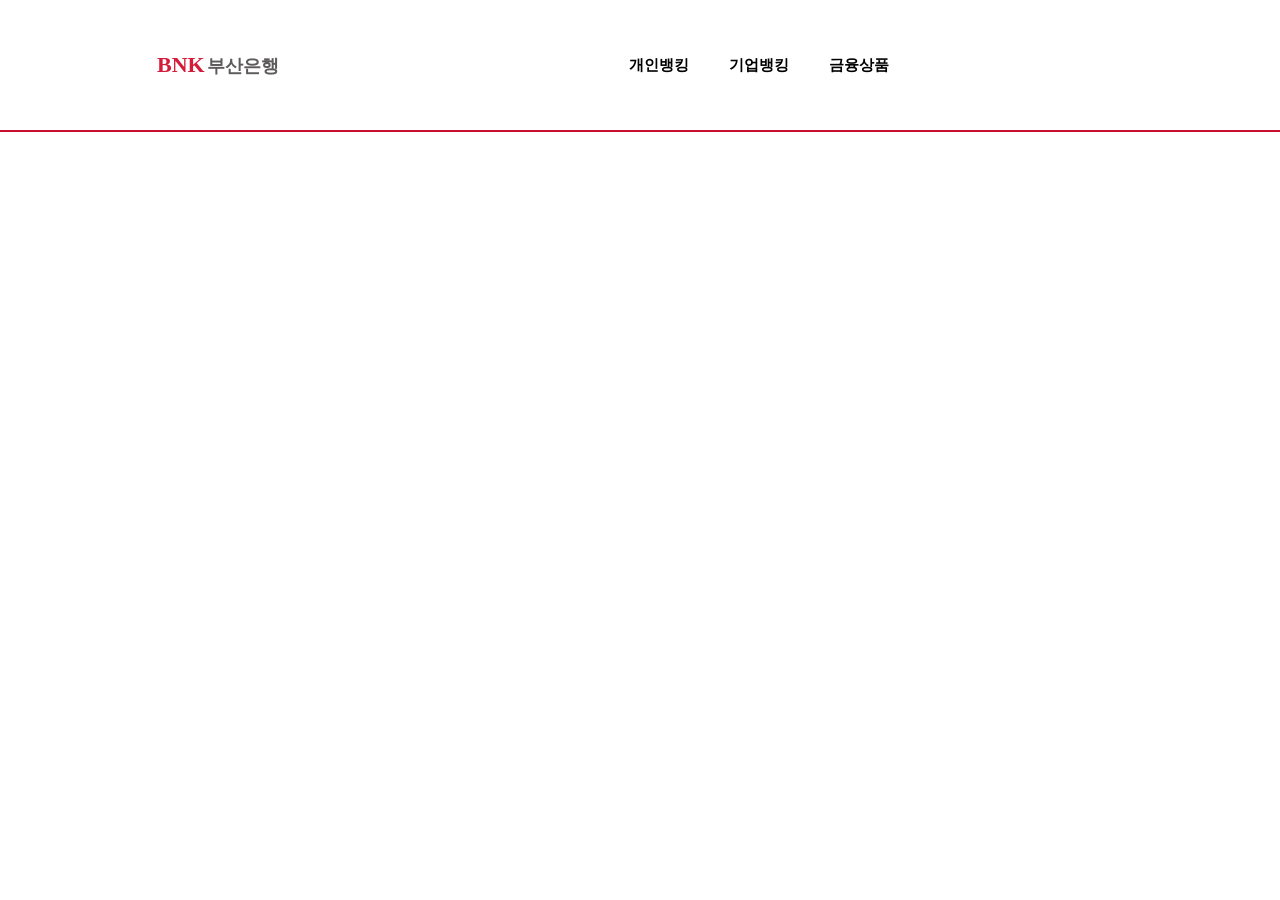
<file: ds01.html>
<!DOCTYPE html>
<html lang="ko">
<head>
    <meta charset="UTF-8">
    <meta name="viewport" content="width=device-width, initial-scale=1.0">
    <title>BNK 부산은행</title>
    <style>
        * {
            margin: 0;
            padding: 0;
            box-sizing: border-box;
        }

        .header-container {
            width: 100%;
            padding: 52px 0;
            background-color: #ffffff;
            border-bottom: 2px solid #C8102E; /* 하단 빨간 선 */
        }

        .header-inner {
            max-width: 1200px;
            margin: 0 auto;
            padding: 0px 20px;
            display: flex;
            align-items: center;
            
            
        }

        
        .logo {
            font-weight: bold;
            font-size: 18px;
            color: #5d5a5a;
        }
        
        .logo span {
            color: #d61a39;
            margin-right: -2px;
            font-size: 22px;
            margin-left: 97px;
        }
        .logo1 {
            
            font-weight: bold;
            font-size: 15px;
            color: black;
            /* 개인뱅킹을 왼쪽 로고와 멀리 떨어뜨리고 싶을 때 사용 */
            margin-left: 350px; 
        }

        .logo2, .logo3 {
            font-weight: bold;
            font-size: 15px;
            color: black;
            margin-left: 40px; /* 메뉴들 사이의 간격 */
        }
        
       
    </style>
</head>
<body>
    

    <header class="header-container">
        <div class="header-inner">
                <div class="logo">
                    <span>BNK</span> 부산은행
            </div>
            
            <div class="logo1">개인뱅킹</div>
            <div class="logo2">기업뱅킹</div>
            <div class="logo3">금융상품</div>
           
                
        </div>
    </header>

</body>
</html>
</file>
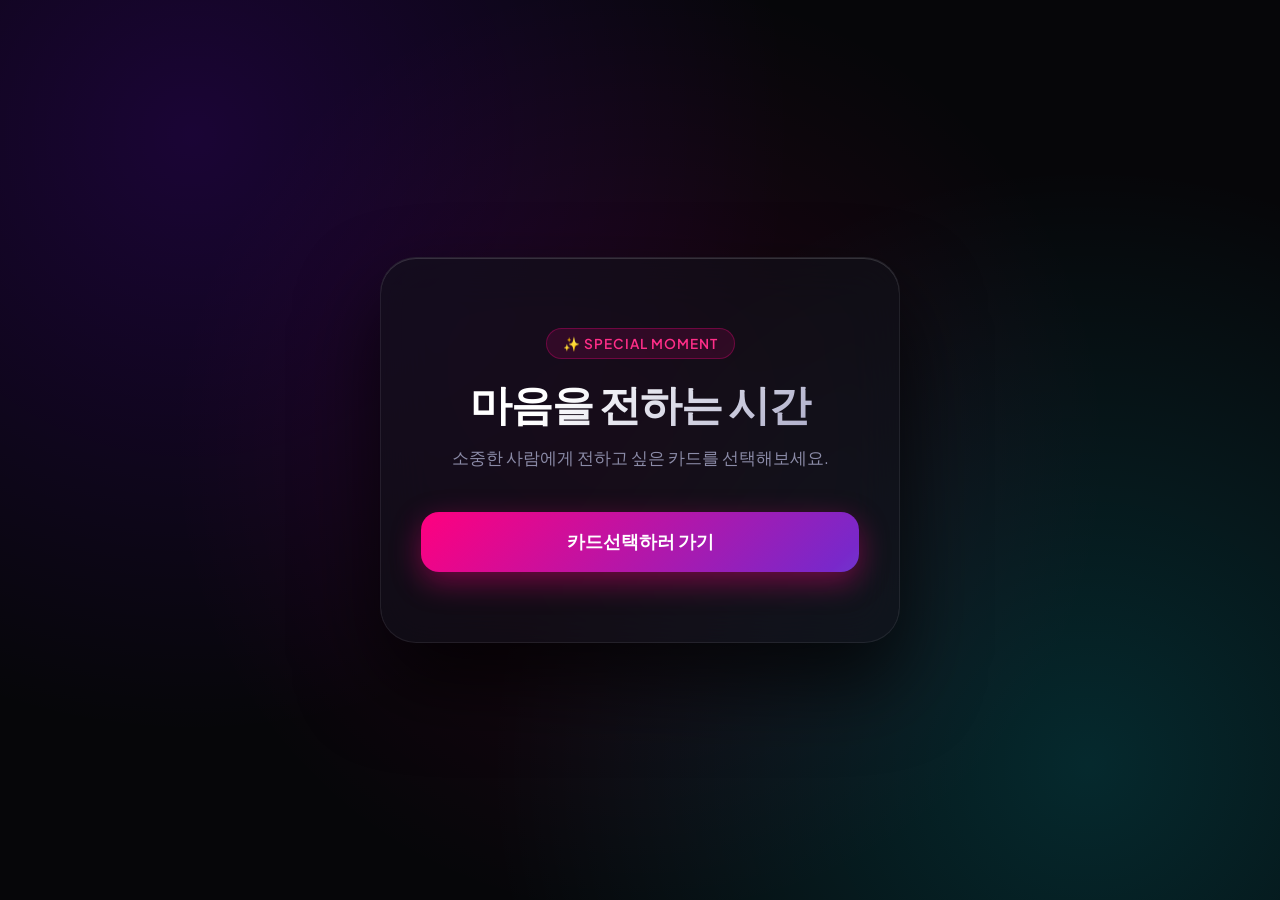
<file: prj.html>
<!DOCTYPE html>
<html lang="ko">
<head>
    <meta charset="UTF-8">
    <meta name="viewport" content="width=device-width, initial-scale=1.0">
    <title> 마음을 전하는 법</title>
    <!-- 구글 폰트 (Pretendard 대체용 깔끔한 산세리프) -->
    <link href="https://fonts.googleapis.com/css2?family=Plus+Jakarta+Sans:wght@400;500;600;700;800&display=swap" rel="stylesheet">
    <style>
        /* [CSS] 초기화 및 변수 설정 */
        * {
            box-sizing: border-box;
            margin: 0;
            padding: 0;
            font-family: 'Plus Jakarta Sans', sans-serif, -apple-system;
        }

        body {
            background-color: #060609;
            background-image: 
                radial-gradient(circle at 15% 15%, rgba(120, 0, 255, 0.18) 0%, transparent 45%),
                radial-gradient(circle at 85% 85%, rgba(0, 242, 254, 0.15) 0%, transparent 45%),
                radial-gradient(circle at 50% 50%, rgba(255, 0, 128, 0.1) 0%, transparent 60%);
            min-height: 100vh;
            display: flex;
            justify-content: center;
            align-items: center;
            color: #ffffff;
            padding: 20px;
            overflow-x: hidden;
        }

        /* 메인 프레임 (모바일 앱 카드 같은 비율과 입체감) */
        .app-container {
            background: rgba(18, 18, 26, 0.6);
            backdrop-filter: blur(25px);
            -webkit-backdrop-filter: blur(25px);
            border: 1px solid rgba(255, 255, 255, 0.08);
            border-radius: 36px;
            padding: 50px 40px;
            width: 100%;
            max-width: 520px;
            box-shadow: 0 40px 80px rgba(0, 0, 0, 0.7), inset 0 1px 0 rgba(255, 255, 255, 0.15);
            position: relative;
            transition: all 0.5s cubic-bezier(0.16, 1, 0.3, 1);
        }

        /* 공통 섹션 전환용 클래스 */
        .section {
            display: none;
            opacity: 0;
            transform: translateY(15px);
            transition: opacity 0.4s ease, transform 0.4s ease;
        }

        .section.active {
            display: block;
            opacity: 1;
            transform: translateY(0);
        }

        /* ================= 화면 1: 인트로 ================= */
        .intro-section {
            text-align: center;
            padding: 20px 0;
        }

        .intro-badge {
            display: inline-block;
            padding: 6px 16px;
            background: rgba(255, 0, 128, 0.12);
            border: 1px solid rgba(255, 0, 128, 0.3);
            border-radius: 50px;
            font-size: 0.85rem;
            font-weight: 600;
            color: #ff2e88;
            margin-bottom: 20px;
            letter-spacing: 1px;
            text-transform: uppercase;
        }

        .intro-section h1 {
            font-size: 2.6rem;
            font-weight: 800;
            letter-spacing: -1px;
            margin-bottom: 16px;
            line-height: 1.2;
            background: linear-gradient(135deg, #ffffff 30%, #a2a2c2 100%);
            -webkit-background-clip: text;
            -webkit-text-fill-color: transparent;
        }

        .intro-section p {
            font-size: 1.05rem;
            color: #8b8ba7;
            line-height: 1.6;
            margin-bottom: 40px;
        }

        .neon-btn {
            width: 100%;
            padding: 18px 0;
            background: linear-gradient(135deg, #ff007f 0%, #7928ca 50%, #00f2fe 100%);
            background-size: 200% auto;
            color: #ffffff;
            font-size: 1.1rem;
            font-weight: 700;
            border: none;
            border-radius: 18px;
            cursor: pointer;
            box-shadow: 0 10px 30px rgba(255, 0, 127, 0.4);
            transition: 0.4s cubic-bezier(0.16, 1, 0.3, 1);
        }

        .neon-btn:hover {
            background-position: right center;
            transform: translateY(-3px);
            box-shadow: 0 15px 35px rgba(0, 242, 254, 0.4);
        }

        /* ================= 화면 2: 카드 선택 및 작성 ================= */
        .main-header {
            text-align: center;
            margin-bottom: 30px;
        }

        .main-header h2 {
            font-size: 1.8rem;
            font-weight: 800;
            margin-bottom: 8px;
            color: #fff;
        }

        .main-header p {
            font-size: 0.95rem;
            color: #8b8ba7;
        }

        /* 카드 선택 그리드 */
        .card-grid {
            display: grid;
            grid-template-columns: repeat(3, 1fr);
            gap: 12px;
            margin-bottom: 25px;
        }

        .card-option {
            background: rgba(255, 255, 255, 0.02);
            border: 1px solid rgba(255, 255, 255, 0.06);
            border-radius: 20px;
            padding: 20px 10px;
            text-align: center;
            cursor: pointer;
            transition: all 0.3s cubic-bezier(0.16, 1, 0.3, 1);
        }

        .card-option .emoji {
            font-size: 2rem;
            margin-bottom: 8px;
            display: block;
            transition: transform 0.3s;
        }

        .card-option h3 {
            font-size: 0.95rem;
            font-weight: 600;
            color: #b4b4cc;
        }

        .card-option:hover {
            background: rgba(255, 255, 255, 0.05);
            border-color: rgba(255, 255, 255, 0.15);
            transform: translateY(-3px);
        }

        .card-option:hover .emoji {
            transform: scale(1.15);
        }

        /* 선택된 카드 상태 */
        .card-option.selected {
            background: linear-gradient(135deg, rgba(255, 0, 127, 0.15), rgba(0, 242, 254, 0.15));
            border-color: #ff007f;
            box-shadow: 0 0 25px rgba(255, 0, 127, 0.25);
        }

        .card-option.selected h3 {
            color: #ffffff;
            font-weight: 700;
        }

        /* 메시지 작성 박스 영역 */
        .message-box-area {
            display: none;
            animation: fadeIn 0.4s ease forwards;
        }

        @keyframes fadeIn {
            from { opacity: 0; transform: translateY(10px); }
            to { opacity: 1; transform: translateY(0); }
        }

        .message-box-area label {
            display: block;
            font-size: 0.85rem;
            font-weight: 600;
            color: #a0a0c2;
            margin-bottom: 8px;
            letter-spacing: 0.5px;
        }

        .message-box-area textarea {
            width: 100%;
            height: 120px;
            background: rgba(8, 8, 12, 0.6);
            border: 1px solid rgba(255, 255, 255, 0.08);
            border-radius: 16px;
            padding: 16px;
            color: #ffffff;
            font-size: 0.95rem;
            resize: none;
            outline: none;
            transition: all 0.3s;
        }

        .message-box-area textarea:focus {
            border-color: #00f2fe;
            box-shadow: 0 0 20px rgba(0, 242, 254, 0.2);
        }

        /* 전송 완료 피드백 메시지 */
        #result-text {
            margin-top: 15px;
            font-size: 0.9rem;
            font-weight: 600;
            color: #00f2fe;
            text-align: center;
            letter-spacing: -0.2px;
        }

        /* 뒤로 가기 및 하단 내비게이션 */
        .nav-footer {
            margin-top: 25px;
            text-align: center;
        }

        .back-link {
            background: none;
            border: none;
            color: #6c6c8c;
            font-size: 0.9rem;
            cursor: pointer;
            transition: color 0.2s;
            text-decoration: underline;
        }

        .back-link:hover {
            color: #fff;
        }
    </style>
</head>
<body>

    <div class="app-container">

        <!-- ================= [SECTION 1] 인트로 화면 ================= -->
        <div id="introSection" class="section active">
            <div class="intro-section">
                <span class="intro-badge">✨ Special Moment</span>
                <h1>마음을 전하는 시간</h1>
                <p>소중한 사람에게 전하고 싶은 카드를 선택해보세요.</p>
                <button class="neon-btn" onclick="goToMain()">카드선택하러 가기</button>
            </div>
        </div>

        <!-- ================= [SECTION 2] 카드 선택 및 작성 화면 ================= -->
        <div id="mainSection" class="section">
            <div class="main-header">
                <h2>어떤 마음을 전할까요?</h2>
                <p>카드를 선택하면 즉시 메시지를 작성할 수 있습니다.</p>
            </div>

            <!-- 카드 선택 버튼 그룹 -->
            <div class="card-grid">
                <div class="card-option" onclick="selectCard('감사', this)">
                    <span class="emoji">🎁</span>
                    <h3>감사</h3>
                </div>
                <div class="card-option" onclick="selectCard('사랑', this)">
                    <span class="emoji">💖</span>
                    <h3>사랑</h3>
                </div>
                <div class="card-option" onclick="selectCard('응원', this)">
                    <span class="emoji">🔥</span>
                    <h3>응원</h3>
                </div>
            </div>

            <!-- 카드를 고르면 나타나는 메시지 작성 영역 -->
            <div id="messageArea" class="message-box-area">
                <label id="selectedLabel" for="userMessage">메시지 내용</label>
                <textarea id="userMessage" placeholder="따뜻한 마음과 진심을 가득 담아 적어보세요..."></textarea>
                <button class="neon-btn" style="margin-top: 15px; padding: 14px 0;" onclick="sendMessage()">메시지 전송하기</button>
                <div id="result-text"></div>
            </div>

            <!-- 첫 화면으로 돌아가기 -->
            <div class="nav-footer">
                <button class="back-link" onclick="goToIntro()">← 처음으로 돌아가기</button>
            </div>
        </div>

    </div>


    <!-- ======================================================= -->
    <!-- [JAVASCRIPT] 화면 전환 및 인터랙션 제어 스크립트 영역 -->
    <!-- ======================================================= -->
    <script>
        let chosenCard = "";

        // 1. 인트로 -> 메인 화면 전환 함수
        function goToMain() {
            document.getElementById('introSection').classList.remove('active');
            setTimeout(() => {
                document.getElementById('mainSection').classList.add('active');
            }, 200);
        }

        // 2. 메인 -> 인트로 화면 전환 함수
        function goToIntro() {
            document.getElementById('mainSection').classList.remove('active');
            setTimeout(() => {
                document.getElementById('introSection').classList.add('active');
                resetForm();
            }, 200);
        }

        // 3. 카드 선택 시 실행되는 함수
        function selectCard(cardName, element) {
            chosenCard = cardName;

            // 모든 카드의 선택 효과 제거
            const cards = document.querySelectorAll('.card-option');
            cards.forEach(c => c.classList.remove('selected'));

            // 클릭한 카드에만 선택 효과 부여
            element.classList.add('selected');

            // 메시지 작성 영역 보이기
            const messageArea = document.getElementById('messageArea');
            messageArea.style.display = 'block';

            // 선택한 카드 이름에 맞춰 라벨 문구 동적 변경
            const label = document.getElementById('selectedLabel');
            label.textContent = `[${cardName}] 카드에 담을 내용을 작성해주세요`;

            // 입력창 및 결과 초기화
            document.getElementById('userMessage').value = "";
            document.getElementById('result-text').textContent = "";
        }

        // 4. 메시지 전송 버튼 클릭 시 실행되는 함수
        function sendMessage() {
            const message = document.getElementById('userMessage').value.trim();
            const resultDiv = document.getElementById('result-text');

            if (!message) {
                alert("전할 메시지 내용을 입력해주세요!");
                return;
            }

            // 전송 완료 피드백 표시
            resultDiv.textContent = `🚀 성공적으로 [${chosenCard}] 카드가 안전하게 전송되었습니다!`;
        }

        // 5. 폼 초기화 함수
        function resetForm() {
            chosenCard = "";
            document.querySelectorAll('.card-option').forEach(c => c.classList.remove('selected'));
            document.getElementById('messageArea').style.display = 'none';
            document.getElementById('userMessage').value = "";
            document.getElementById('result-text').textContent = "";
        }
    </script>

</body>
</html>
</file>
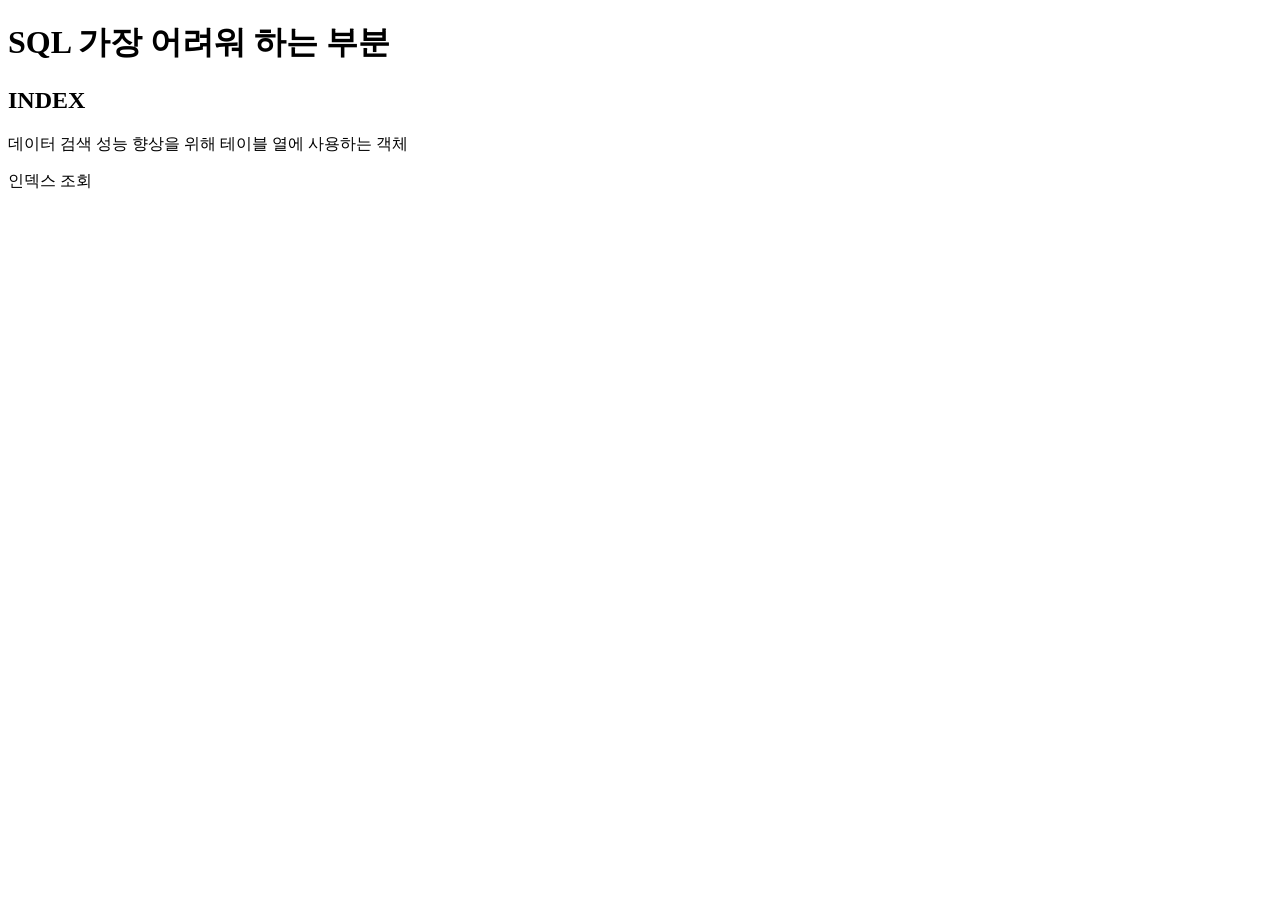
<file: study.html>
<!DOCTYPE html>
<html lang="en">
<head>
    <meta charset="UTF-8">
    <meta name="viewport" content="width=device-width, initial-scale=1.0">
    <title>Document</title>
</head>
<body>
    <div class="header">
        <h1>SQL 가장 어려워 하는 부분</h1>
        <div class="container">
            <div class="main-title">
                    <h2>INDEX</h2>
                    <P>데이터 검색 성능 향상을 위해 테이블 열에 사용하는 객체</P>
            </div>

            <div class="View">
                <tr>인덱스 조회</>
            </div>
        </div>
    </div>

</body>
</html>
</file>
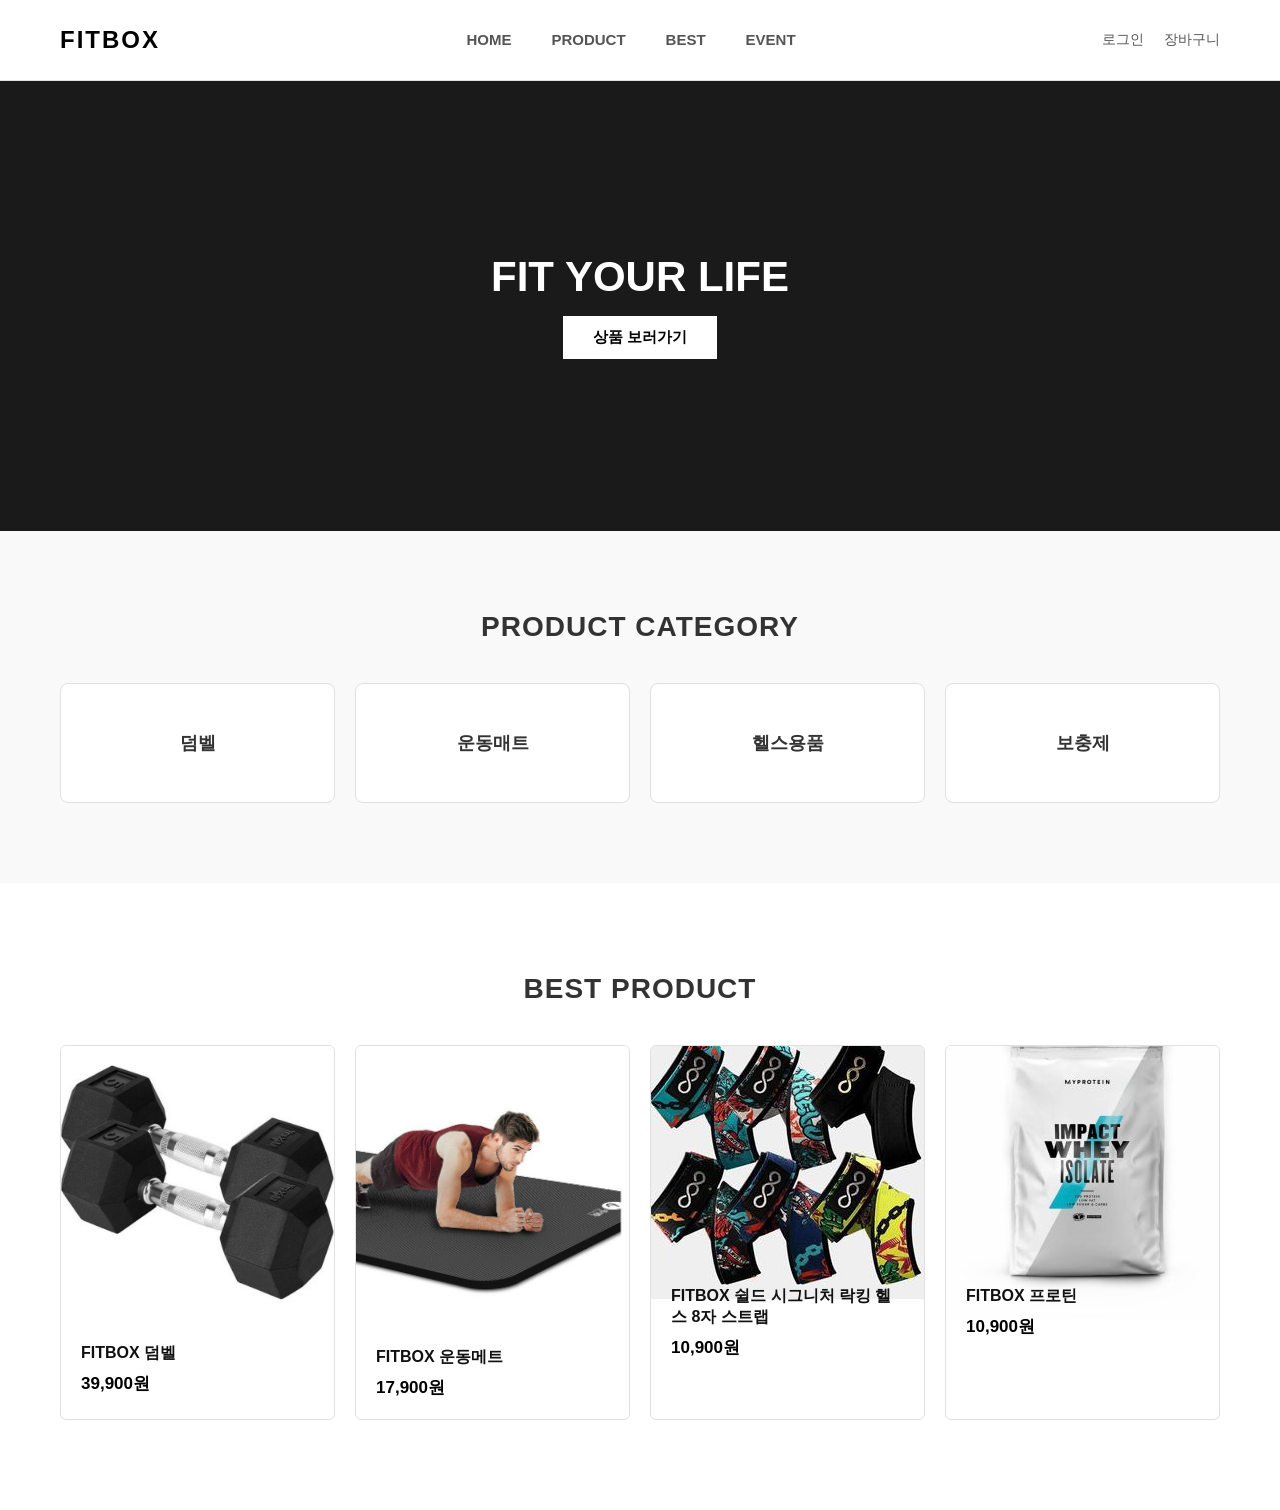
<file: test.html>
<!DOCTYPE html>
<html lang="en">
<head>
    <meta charset="UTF-8">
    <meta name="viewport" content="width=device-width, initial-scale=1.0">
    <title>FITBOX - 헬스·운동용품 쇼핑몰</title>
    
    <link rel="stylesheet" href="style.css">
</head>
<body>

    
    <header class="header">
        <div class="header-inner">
            <!-- 로고 -->
            <div class="logo">
                <a href="#">FITBOX</a>
            </div>
            <!-- 메뉴 -->
            <nav class="nav">
                <ul>
                    <li><a href="#">HOME</a></li>
                    <li><a href="#">PRODUCT</a></li>
                    <li><a href="#">BEST</a></li>
                    <li><a href="#">EVENT</a></li>
                </ul>
            </nav>
            <!-- 우측 유저 메뉴 -->
            <div class="user-menu">
                <a href="#">로그인</a>
                <a href="#">장바구니</a>
            </div>
        </div>
    </header>

    <!-- 메인 배너 영역 -->
    <section class="main-banner">
        <div class="banner-content">
            <h2>FIT YOUR LIFE</h2>
            <a href="#" class="btn-primary">상품 보러가기</a>
        </div>
    </section>

    <!-- 상품 카테고리 영역 -->
    <section class="category-section">
        <div class="container">
            <h3 class="section-title">PRODUCT CATEGORY</h3>
            <div class="category-list">
                <div class="category-item">덤벨</div>
                <div class="category-item">운동매트</div>
                <div class="category-item">헬스용품</div>
                <div class="category-item">보충제</div>
            </div>
        </div>
    </section>
     <!-- 베스트 상품 영역  -->
      <section class="best-section">
        <div class="container">
            <h3 class="section-title">BEST PRODUCT</h3>
            <div class="product-grid">
                
                <!-- 상품 1 -->
                 <div class="product-card">
                    <div class="product-img1"><img src="./images/dumbbell.jpg" alt="덤벨 이미지";></div>
                    <div class="product-info">
                        <h4 class="product-name">FITBOX 덤벨</h4>
                        
                        <p class="product-price">39,900원</p>
                    </div>
                </div>

                 <!-- 상품 2 -->
                 <div class="product-card">
                    <div class="product-img1"><img src="./images/exercise mat.jpg" alt="덤벨 이미지";></div>
                    <div class="product-info">
                        <h4 class="product-name">FITBOX 운동메트</h4>
                        <p class="product-price">17,900원</p>
                    </div>
                </div>

                 <!-- 상품 3 -->
                 <div class="product-card">
                    <div class="product-img"><img src="./images/scrap.jpg" alt="덤벨 이미지";></div>
                    <div class="product-info">
                        <h4 class="product-name">FITBOX 쉴드 시그니처 락킹 헬스 8자 스트랩</h4>
                        
                        <p class="product-price">10,900원</p>
                    </div>
                </div>

                <!-- 상품 4 -->
                 <div class="product-card">
                    <div class="product-img"><img src="./images/protein.jpg" alt="덤벨 이미지";></div>
                    <div class="product-info">
                        <h4 class="product-name">FITBOX 프로틴</h4>
                        
                        <p class="product-price">10,900원</p>
                    </div>
                </div>

                
                
                
    
</div>

    
</body>
</html>
</file>
<file: style.css>
/* ==========================================
   0. 기본 설정 및 초기화 (Reset & Base)
   ================================---------- */
* {
    margin: 0;
    padding: 0;
    box-sizing: border-box;
}

body {
    font-family: 'Malgun Gothic', 'Apple SD Gothic Neo', sans-serif;
    color: #333333;
    background-color: #ffffff;
    
}

ul {
    list-style: none;
}

a {
    text-decoration: none;
    
}


.container {
    max-width: 1200px;
    margin: 0 auto;
    padding: 0 20px;
}

/* 공통 섹션 제목 스타일 */
.section-title {
    text-align: center;
    font-size: 28px;
    font-weight: 700;
    margin-bottom: 40px;
    letter-spacing: 1px;
}



.header {
    width: 100%;
    border-bottom: 1px solid #e0e0e0;
    background-color: #ffffff;
    position: sticky;
    top: 0;
    z-index: 100;
}

.header-inner {
    max-width: 1200px;
    margin: 0 auto;
    height: 80px;
    display: flex;
    justify-content: space-between;
    align-items: center;
    padding: 0 20px;
}

.logo a {
    font-size: 24px;
    font-weight: 900;
    letter-spacing: 2px;
    color: #000000;
}

.nav ul {
    display: flex;
    gap: 40px;
}

.nav a {
    font-size: 15px;
    font-weight: 600;
    color: #555555;
    transition: color 0.2s;
}

.nav a:hover {
    color: #000000;
}

.user-menu {
    display: flex;
    gap: 20px;
}

.user-menu a {
    font-size: 14px;
    color: #555555;
}

.user-menu a:hover {
    color: #000000;
}



.main-banner {
    height: 450px;
    background-color: #1a1a1a;
    color: #ffffff;
    display: flex;
    justify-content: center;
    align-items: center;
    text-align: center;
}

.banner-content h2 {
    font-size: 42px;
    font-weight: 800;
    margin-bottom: 15px;
    
}

.banner-content p {
    font-size: 18px;
    color: #b0b0b0;
    margin-bottom: 30px;
}

.btn-primary {
    display: inline-block;
    padding: 12px 30px;
    background-color: #ffffff;
    color: #000000;
    font-size: 15px;
    font-weight: 700;
    
    

    
}

.btn-primary:hover {
    background-color: #e0e0e0;
}



.category-section {
    padding: 80px 0;
    background-color: #f9f9f9;
}

.category-list {
    display: flex;
    justify-content: space-between;
    gap: 20px;
}

.category-item {
    flex: 1;
    height: 120px;
    background-color: #ffffff;
    border: 1px solid #e0e0e0;
    border-radius: 8px;
    display: flex;
    justify-content: center;
    align-items: center;
    font-size: 18px;
    font-weight: 600;
    
    
}

.category-item:hover {
    border-color: #000000;
    background-color: #000000;
    color: #ffffff;
}
 
.best-section {
    padding: 90px 0;
}

.product-grid {
    display: flex;
    gap: 20px; /* 상품 카드 간격 */
}

/* 개별 상품 카드 */
.product-card {
    flex: 1;
    background-color: #ffffff;
    border: 1px solid #e0e0e0;
    border-radius: 6px;
    overflow: hidden;
   
}



.product-img {
    width: 100%;
    height: 220px;
    background-color: #f1f1f1;
    
    display: flex;
    justify-content: center;
    align-items: center;
    color: #888888;
    font-size: 14px;
    align-items: center;

}
.product-img1 img {
    width: 100%;
    height: 100%;
    object-fit: cover;
}

/* 상품 정보 영역 */
.product-info {
    padding: 20px;
}

.product-name {
    font-size: 16px;
    font-weight: 700;
    margin-bottom: 8px;
    color: #111111;
}
.product-price {
    font-size: 17px;
    font-weight: 800;
    color: #000000;
}
</file>
